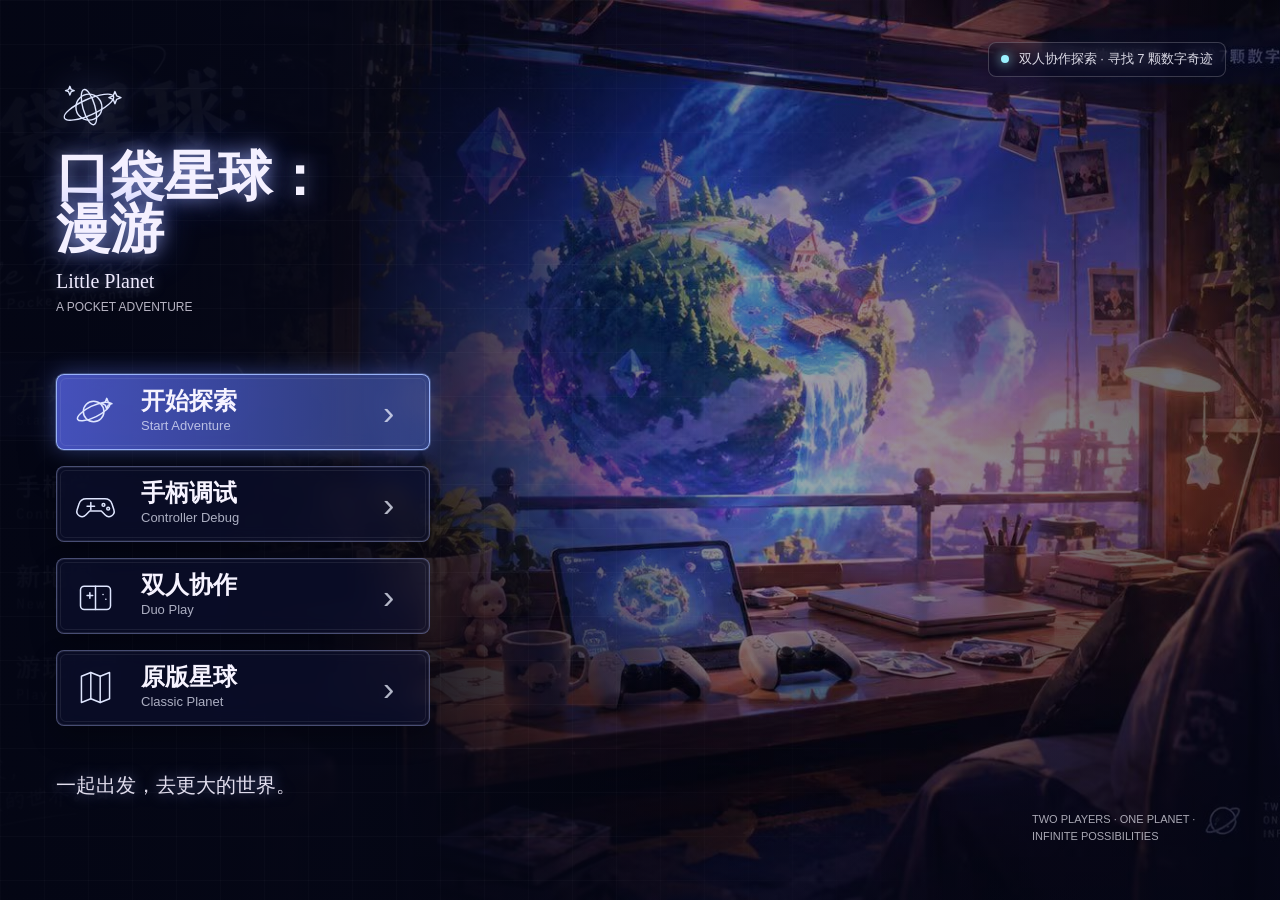
<file: web/index.html>
<!doctype html>
<html lang="zh-CN">
  <head>
    <meta charset="UTF-8" />
    <meta name="viewport" content="width=device-width, initial-scale=1.0, viewport-fit=cover" />
    <meta name="theme-color" content="#070b1d" />
    <meta name="description" content="口袋星球合并版主菜单：进入探索游戏、手柄调试、双人模式与原版星球。" />
    <title>口袋星球：漫游 · 主菜单</title>
    <style>
      * {
        box-sizing: border-box;
      }

      html,
      body {
        margin: 0;
        min-height: 100%;
        background: #070b1d;
        color: #f4f0ff;
        font-family: -apple-system, BlinkMacSystemFont, "PingFang SC", "Microsoft YaHei", "Segoe UI", sans-serif;
      }

      body {
        overflow: hidden;
      }

      .shell {
        position: relative;
        min-height: 100vh;
        min-height: 100svh;
        isolation: isolate;
      }

      .backdrop {
        position: fixed;
        inset: 0;
        z-index: -3;
        background-image: url("./assets/menu-background.jpg");
        background-size: cover;
        background-position: center;
        filter: saturate(1.06) contrast(1.04);
      }

      .shade {
        position: fixed;
        inset: 0;
        z-index: -2;
        background:
          linear-gradient(90deg, rgba(4, 6, 20, 0.96) 0%, rgba(5, 7, 22, 0.9) 28%, rgba(5, 7, 22, 0.18) 58%, rgba(5, 7, 22, 0.52) 100%),
          linear-gradient(180deg, rgba(4, 6, 20, 0.34), rgba(4, 6, 20, 0.18) 54%, rgba(4, 6, 20, 0.72));
      }

      .grain {
        position: fixed;
        inset: 0;
        z-index: -1;
        pointer-events: none;
        background-image:
          linear-gradient(rgba(255, 255, 255, 0.025) 1px, transparent 1px),
          linear-gradient(90deg, rgba(255, 255, 255, 0.018) 1px, transparent 1px);
        background-size: 44px 44px;
        mask-image: linear-gradient(90deg, #000 0%, #000 46%, transparent 80%);
      }

      .menu {
        width: min(430px, calc(100vw - 40px));
        min-height: 100vh;
        min-height: 100svh;
        display: flex;
        flex-direction: column;
        justify-content: center;
        padding: 42px 0 42px 56px;
      }

      .brand {
        margin-bottom: 44px;
      }

      .brand-mark {
        width: 78px;
        height: 56px;
        margin-bottom: 10px;
        color: #dfe6ff;
        filter: drop-shadow(0 0 18px rgba(150, 170, 255, 0.62));
      }

      .brand-mark * {
        fill: none;
        stroke: currentColor;
        stroke-width: 1.6;
        stroke-linecap: round;
        stroke-linejoin: round;
      }

      h1 {
        margin: 0;
        max-width: 320px;
        font-size: 54px;
        line-height: 0.98;
        font-weight: 800;
        letter-spacing: 0;
        text-shadow: 0 0 18px rgba(173, 184, 255, 0.72), 0 0 38px rgba(84, 112, 255, 0.42);
      }

      .subtitle {
        margin: 14px 0 0;
        font-size: 20px;
        line-height: 1.25;
        color: #f0ecff;
        font-family: "Segoe Print", "Comic Sans MS", "PingFang SC", cursive;
        text-shadow: 0 0 12px rgba(183, 198, 255, 0.54);
      }

      .kicker {
        margin-top: 4px;
        font-size: 12px;
        line-height: 1.6;
        text-transform: uppercase;
        color: rgba(244, 240, 255, 0.74);
        letter-spacing: 0;
      }

      .actions {
        display: grid;
        gap: 16px;
        width: 100%;
      }

      .menu-button {
        position: relative;
        min-height: 76px;
        display: grid;
        grid-template-columns: 54px 1fr 28px;
        align-items: center;
        gap: 14px;
        padding: 11px 18px 11px 16px;
        border: 1px solid rgba(187, 194, 255, 0.36);
        border-radius: 8px;
        background: rgba(14, 18, 55, 0.5);
        color: #f6f3ff;
        text-decoration: none;
        box-shadow: inset 0 0 0 1px rgba(255, 255, 255, 0.08), 0 12px 26px rgba(0, 0, 0, 0.26);
        backdrop-filter: blur(10px);
        -webkit-backdrop-filter: blur(10px);
        transition: transform 150ms ease, border-color 150ms ease, background 150ms ease, box-shadow 150ms ease;
      }

      .menu-button::before {
        content: "";
        position: absolute;
        inset: 3px;
        border: 1px solid rgba(255, 255, 255, 0.08);
        border-radius: 6px;
        pointer-events: none;
      }

      .menu-button.primary,
      .menu-button:focus-visible {
        border-color: rgba(162, 187, 255, 0.92);
        background: linear-gradient(90deg, rgba(80, 93, 214, 0.86), rgba(69, 93, 182, 0.58));
        box-shadow: 0 0 0 1px rgba(160, 190, 255, 0.24), 0 0 22px rgba(103, 132, 255, 0.42), 0 16px 36px rgba(0, 0, 0, 0.34);
        outline: none;
      }

      .menu-button:hover {
        transform: translateX(4px);
        border-color: rgba(225, 231, 255, 0.88);
        background: rgba(44, 53, 130, 0.74);
      }

      .menu-button svg {
        width: 45px;
        height: 45px;
        color: #dfe6ff;
        stroke: currentColor;
        stroke-width: 1.6;
        stroke-linecap: round;
        stroke-linejoin: round;
        fill: none;
      }

      .label {
        min-width: 0;
      }

      .label strong {
        display: block;
        font-size: 24px;
        line-height: 1.12;
        font-weight: 760;
        letter-spacing: 0;
        overflow-wrap: anywhere;
      }

      .label span {
        display: block;
        margin-top: 3px;
        color: rgba(235, 238, 255, 0.72);
        font-size: 13px;
        line-height: 1.25;
        letter-spacing: 0;
      }

      .arrow {
        font-size: 34px;
        line-height: 1;
        color: rgba(238, 241, 255, 0.74);
      }

      .tagline {
        margin-top: 44px;
        max-width: 260px;
        font-size: 20px;
        line-height: 1.55;
        color: rgba(244, 240, 255, 0.92);
        text-shadow: 0 0 14px rgba(157, 173, 255, 0.5);
      }

      .status {
        position: fixed;
        right: 54px;
        top: 42px;
        display: flex;
        align-items: center;
        gap: 10px;
        padding: 8px 12px;
        border: 1px solid rgba(255, 255, 255, 0.2);
        border-radius: 8px;
        color: rgba(246, 245, 255, 0.88);
        background: rgba(9, 13, 36, 0.28);
        backdrop-filter: blur(8px);
        -webkit-backdrop-filter: blur(8px);
        font-size: 13px;
        line-height: 1.3;
      }

      .status i {
        width: 8px;
        height: 8px;
        border-radius: 50%;
        background: #9af1ff;
        box-shadow: 0 0 12px #9af1ff;
      }

      .footer-note {
        position: fixed;
        right: 58px;
        bottom: 44px;
        max-width: 190px;
        color: rgba(246, 245, 255, 0.68);
        font-size: 11px;
        line-height: 1.55;
        text-transform: uppercase;
        letter-spacing: 0;
      }

      @media (max-width: 760px) {
        body {
          overflow: auto;
        }

        .shade {
          background:
            linear-gradient(180deg, rgba(4, 6, 20, 0.92) 0%, rgba(4, 6, 20, 0.78) 45%, rgba(4, 6, 20, 0.68) 100%),
            linear-gradient(90deg, rgba(4, 6, 20, 0.86), rgba(4, 6, 20, 0.28));
        }

        .grain {
          mask-image: none;
        }

        .menu {
          width: 100%;
          min-height: 100vh;
          padding: 34px 20px 40px;
          justify-content: flex-start;
        }

        .actions {
          width: 100%;
          max-width: calc(100vw - 40px);
        }

        .brand {
          margin-bottom: 28px;
        }

        .brand-mark {
          width: 62px;
          height: 46px;
        }

        h1 {
          max-width: 340px;
          font-size: 38px;
          line-height: 1.08;
        }

        .subtitle {
          font-size: 17px;
        }

        .menu-button {
          width: 100%;
          max-width: calc(100vw - 40px);
          min-width: 0;
          min-height: 70px;
          grid-template-columns: 46px 1fr 22px;
          gap: 12px;
          padding: 10px 14px;
        }

        .menu-button:hover {
          transform: none;
        }

        .menu-button.primary,
        .menu-button:focus-visible {
          box-shadow: inset 0 0 0 1px rgba(255, 255, 255, 0.08), 0 10px 24px rgba(0, 0, 0, 0.34);
        }

        .menu-button svg {
          width: 38px;
          height: 38px;
        }

        .label strong {
          font-size: 21px;
        }

        .status,
        .footer-note {
          position: static;
          margin-top: 24px;
          max-width: none;
          width: fit-content;
        }

        .footer-note {
          margin-top: 18px;
        }

        .tagline {
          margin-top: 30px;
          font-size: 18px;
        }
      }
    </style>
  </head>
  <body>
    <main class="shell">
      <div class="backdrop" aria-hidden="true"></div>
      <div class="shade" aria-hidden="true"></div>
      <div class="grain" aria-hidden="true"></div>

      <aside class="menu" aria-label="主菜单">
        <section class="brand">
          <svg class="brand-mark" viewBox="0 0 90 64" aria-hidden="true">
            <circle cx="38" cy="31" r="15"></circle>
            <ellipse cx="38" cy="31" rx="31" ry="9" transform="rotate(-24 38 31)"></ellipse>
            <ellipse cx="38" cy="31" rx="7" ry="21" transform="rotate(-16 38 31)"></ellipse>
            <path d="M68 13l2 5 5 2-5 2-2 5-2-5-5-2 5-2 2-5Z"></path>
            <path d="M16 7l1.5 3.8L21 12l-3.5 1.2L16 17l-1.5-3.8L11 12l3.5-1.2L16 7Z"></path>
          </svg>
          <h1>口袋星球：漫游</h1>
          <p class="subtitle">Little Planet</p>
          <p class="kicker">A Pocket Adventure</p>
        </section>

        <nav class="actions" aria-label="菜单选项">
          <a class="menu-button primary" href="./game.html?planet=cyber">
            <svg viewBox="0 0 48 48" aria-hidden="true">
              <circle cx="22" cy="24" r="11"></circle>
              <ellipse cx="22" cy="24" rx="19" ry="6" transform="rotate(-26 22 24)"></ellipse>
              <path d="M36 10l1.6 4 4 1.6-4 1.6-1.6 4-1.6-4-4-1.6 4-1.6 1.6-4Z"></path>
            </svg>
            <span class="label">
              <strong>开始探索</strong>
              <span>Start Adventure</span>
            </span>
            <span class="arrow" aria-hidden="true">›</span>
          </a>

          <a class="menu-button" href="./controller-debug/index.html">
            <svg viewBox="0 0 48 48" aria-hidden="true">
              <path d="M14 19h20a8 8 0 0 1 7.6 5.5l2 6.2a5.5 5.5 0 0 1-9.2 5.5l-4.2-4.2H17.8l-4.2 4.2a5.5 5.5 0 0 1-9.2-5.5l2-6.2A8 8 0 0 1 14 19Z"></path>
              <path d="M15 27h8M19 23v8"></path>
              <circle cx="32.5" cy="25.5" r="1.5"></circle>
              <circle cx="37.5" cy="29.5" r="1.5"></circle>
            </svg>
            <span class="label">
              <strong>手柄调试</strong>
              <span>Controller Debug</span>
            </span>
            <span class="arrow" aria-hidden="true">›</span>
          </a>

          <a class="menu-button" href="./duo.html?planet=cyber">
            <svg viewBox="0 0 48 48" aria-hidden="true">
              <path d="M12 14h24a4 4 0 0 1 4 4v17a4 4 0 0 1-4 4H12a4 4 0 0 1-4-4V18a4 4 0 0 1 4-4Z"></path>
              <path d="M24 14v25M15 24h6M18 21v6M32 23h.1M35 28h.1"></path>
            </svg>
            <span class="label">
              <strong>双人协作</strong>
              <span>Duo Play</span>
            </span>
            <span class="arrow" aria-hidden="true">›</span>
          </a>

          <a class="menu-button" href="./game.html">
            <svg viewBox="0 0 48 48" aria-hidden="true">
              <path d="M9 12l10-4 10 4 10-4v28l-10 4-10-4-10 4V12Z"></path>
              <path d="M19 8v28M29 12v28"></path>
            </svg>
            <span class="label">
              <strong>原版星球</strong>
              <span>Classic Planet</span>
            </span>
            <span class="arrow" aria-hidden="true">›</span>
          </a>
        </nav>

        <p class="tagline">一起出发，去更大的世界。</p>
      </aside>

      <div class="status" aria-label="当前模式"><i aria-hidden="true"></i><span>双人协作探索 · 寻找 7 颗数字奇迹</span></div>
      <p class="footer-note">Two players · One planet · Infinite possibilities</p>
    </main>

    <script>
      const buttons = Array.from(document.querySelectorAll(".menu-button"));
      let index = 0;

      function focusButton(nextIndex) {
        index = (nextIndex + buttons.length) % buttons.length;
        buttons[index].focus();
      }

      window.addEventListener("keydown", (event) => {
        if (event.key === "ArrowDown" || event.key === "s" || event.key === "S") {
          event.preventDefault();
          focusButton(index + 1);
        }
        if (event.key === "ArrowUp" || event.key === "w" || event.key === "W") {
          event.preventDefault();
          focusButton(index - 1);
        }
      });

      let previousPadState = { up: false, down: false, confirm: false };
      function pollGamepad() {
        const pad = navigator.getGamepads ? Array.from(navigator.getGamepads()).find(Boolean) : null;
        if (pad) {
          const up = pad.buttons[12]?.pressed || pad.axes[1] < -0.55;
          const down = pad.buttons[13]?.pressed || pad.axes[1] > 0.55;
          const confirm = pad.buttons[0]?.pressed || pad.buttons[1]?.pressed;

          if (up && !previousPadState.up) focusButton(index - 1);
          if (down && !previousPadState.down) focusButton(index + 1);
          if (confirm && !previousPadState.confirm) buttons[index].click();

          previousPadState = { up, down, confirm };
        }
        requestAnimationFrame(pollGamepad);
      }
      requestAnimationFrame(pollGamepad);
    </script>
  </body>
</html>
</file>
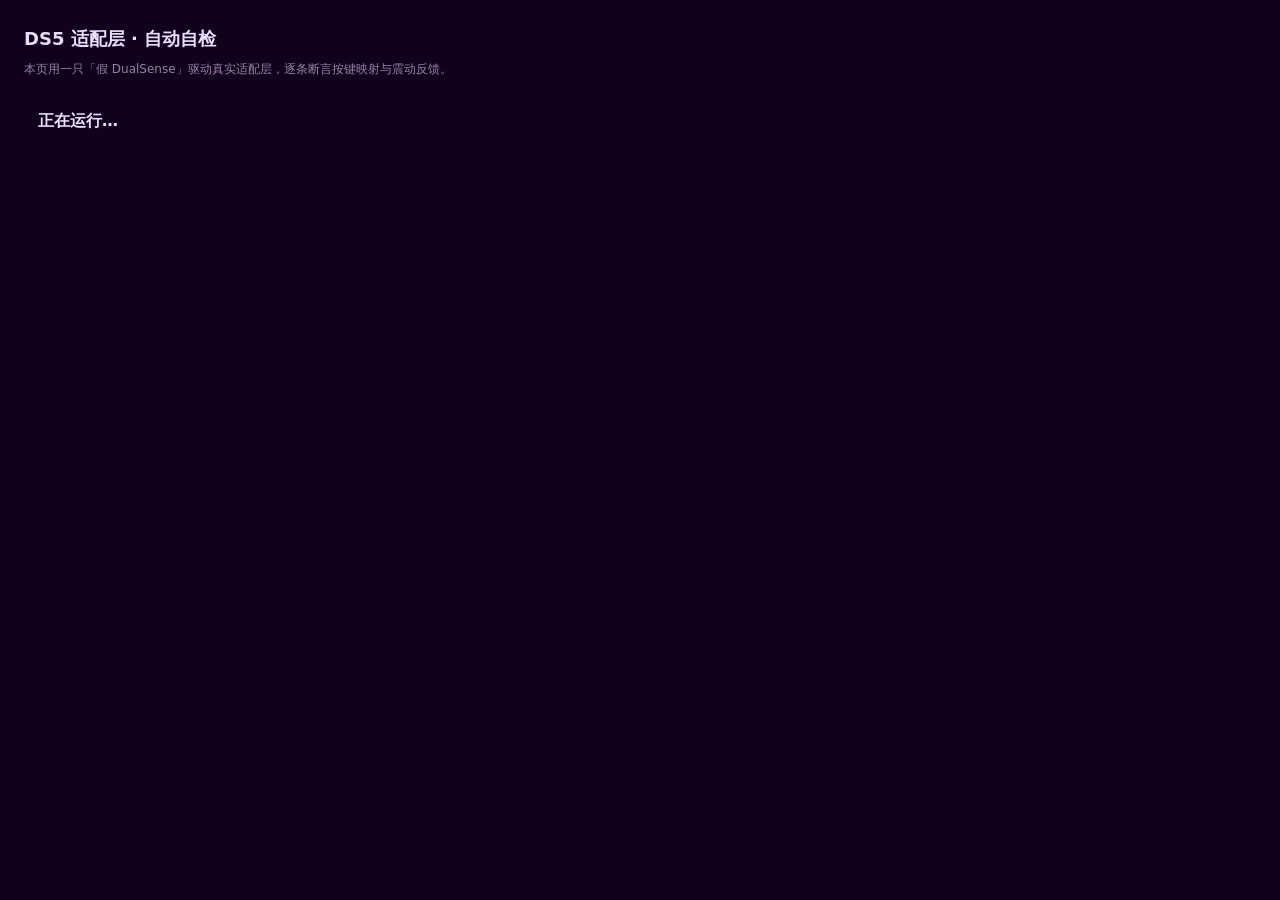
<file: bridge/ds5-selftest.html>
<!doctype html>
<html lang="zh-CN">
<head>
<meta charset="UTF-8" />
<title>DS5 适配层 · 自检</title>
<style>
  body { margin:0; padding:24px; background:#12001c; color:#e8dcff;
         font:14px/1.7 -apple-system,"PingFang SC",system-ui,sans-serif; }
  h1 { font-size:18px; margin:0 0 4px; }
  .sub { opacity:.6; font-size:12px; margin-bottom:18px; }
  #summary { font-size:16px; font-weight:600; padding:10px 14px; border-radius:10px;
             margin-bottom:16px; display:inline-block; }
  .pass { background:rgba(29,158,117,.22); border:1px solid rgba(29,158,117,.6); }
  .fail { background:rgba(214,48,90,.22); border:1px solid rgba(214,48,90,.6); }
  li { list-style:none; padding:4px 0; border-bottom:1px solid rgba(255,255,255,.07); }
  .ok { color:#7df0b0; } .no { color:#ff8fa8; }
  code { opacity:.6; font-size:12px; }
  #probe { opacity:0; pointer-events:none; position:fixed; left:-9999px; }
</style>
<script>
  /* lp-controller 的内置手柄轮询必须关闭，由 ds5-adapter 独占 */
  window.LPControllerConfig = { enableGamepad: false, enableWs: false, hud: false, telemetry: false };
</script>
</head>
<body>
<h1>DS5 适配层 · 自动自检</h1>
<div class="sub">本页用一只「假 DualSense」驱动真实适配层，逐条断言按键映射与震动反馈。</div>
<div id="summary">正在运行…</div>
<ol id="log"></ol>

<!-- 供事件观察器使用的探针节点 -->
<div id="probe">
  <button id="home-camera">camera</button>
  <div id="toast"></div>
  <b id="collected-count">0</b>
  <h1 id="region-name">Clover Fields</h1>
  <button id="view-toggle"><span>近距离</span></button>
  <button id="interaction" hidden>E</button>
  <dialog id="probe-dialog"><button class="dialog-close">×</button></dialog>
</div>

<script src="./lp-controller.js"></script>
<script>
/* ============================================================
 * 1. 假 DualSense
 * ============================================================ */
function makePad() {
  var buttons = [];
  for (var i = 0; i < 18; i++) buttons.push({ pressed: false, value: 0 });
  var rumbleCalls = [];
  return {
    id: "DualSense Wireless Controller (STANDARD GAMEPAD Vendor: 054c Product: 0ce6)",
    index: 0,
    connected: true,
    mapping: "standard",
    axes: [0, 0, 0, 0],
    buttons: buttons,
    timestamp: 0,
    rumbleCalls: rumbleCalls,
    vibrationActuator: {
      type: "dual-rumble",
      playEffect: function (type, params) {
        rumbleCalls.push({ type: type, params: params || {} });
        return Promise.resolve("complete");
      },
      reset: function () { return Promise.resolve(); }
    }
  };
}

var pad = makePad();
window.__pad = pad;

/* 配置在适配层加载前写入 */
window.DS5Config = {
  padProvider: function () { return [pad]; },
  hud: false,
  keycard: false,
  eventFeedback: true,
  debug: false
};

/* 记录 lp-controller 被调用的 API 与真实键盘事件 */
var calls = [];
var keyLog = [];

window.addEventListener("keydown", function (e) { keyLog.push("down:" + e.code); }, true);
window.addEventListener("keyup", function (e) { keyLog.push("up:" + e.code); }, true);

["move", "look", "zoomRate", "tap", "hold", "pressKey", "releaseKey"].forEach(function (n) {
  var orig = window.LPController[n];
  window.LPController[n] = function () {
    calls.push(n + "(" + Array.prototype.join.call(arguments, ",") + ")");
    return orig.apply(null, arguments);
  };
});

var cameraClicks = 0;
document.getElementById("home-camera").addEventListener("click", function () { cameraClicks++; });

var dialogCloseClicks = 0;
document.getElementById("probe-dialog")
  .querySelector(".dialog-close")
  .addEventListener("click", function () { dialogCloseClicks++; });
</script>
<script src="./ds5-adapter.js"></script>
<script>
/* ============================================================
 * 2. 断言工具
 * ============================================================ */
var results = [];

function check(name, ok, extra) {
  results.push({ name: name, ok: !!ok, extra: extra == null ? "" : String(extra) });
}

function sleep(ms) { return new Promise(function (r) { setTimeout(r, ms); }); }

function callsSince(from) { return calls.slice(from); }
function keySince(from) { return keyLog.slice(from); }

function hasCall(list, prefix) {
  for (var i = 0; i < list.length; i++) if (list[i].indexOf(prefix) === 0) return true;
  return false;
}
function hasKey(list, entry) {
  for (var i = 0; i < list.length; i++) if (list[i] === entry) return true;
  return false;
}
function rumbleSince(from) { return pad.rumbleCalls.slice(from); }
function hasDuration(list, ms) {
  for (var i = 0; i < list.length; i++) if (list[i].params.duration === ms) return true;
  return false;
}
function press(idx, value) {
  pad.buttons[idx].pressed = true;
  pad.buttons[idx].value = typeof value === "number" ? value : 1;
}
function release(idx) {
  pad.buttons[idx].pressed = false;
  pad.buttons[idx].value = 0;
}

/* ============================================================
 * 3. 测试序列
 * ============================================================ */
async function run() {
  await sleep(250);

  /* --- 0. 接入识别 --- */
  var st = window.DS5.status();
  check("识别为 DualSense", st.pad && st.pad.kind === "DualSense", st.pad ? st.pad.id.slice(0, 46) : "无手柄");
  check("震动能力已探测", st.rumbleSupported === true, "rumbleSupported=" + st.rumbleSupported);
  var boots = rumbleSince(0);
  check("接入时给出连接震动", boots.length >= 1, boots.length + " 次震动调用");

  /* --- 1. 空闲时不写入移动，避免抢键盘 --- */
  var c0 = calls.length;
  await sleep(220);
  check("空闲时不干扰键盘/后端", !hasCall(callsSince(c0), "move("), "move 调用 " + callsSince(c0).length + " 次");

  /* --- 2. 左摇杆前进 --- */
  var c1 = calls.length, k1 = keyLog.length;
  pad.axes[1] = -1;
  await sleep(220);
  var l1 = callsSince(c1), kl1 = keySince(k1);
  check("左摇杆 -> move(0,-1)", hasCall(l1, "move(0,-1"), l1.join(" | ").slice(0, 70));
  check("左摇杆 -> 合成 KeyW 按下", hasKey(kl1, "down:KeyW"), "键盘事件 " + kl1.length + " 条");

  /* --- 3. 回中释放 --- */
  var c2 = calls.length, k2 = keyLog.length;
  pad.axes[1] = 0;
  await sleep(220);
  var l2 = callsSince(c2), kl2 = keySince(k2);
  check("回中 -> move(0,0)", hasCall(l2, "move(0,0)"), l2.join(" | ").slice(0, 70));
  check("回中 -> KeyW 抬起", hasKey(kl2, "up:KeyW"), "键盘事件 " + kl2.length + " 条");

  /* --- 4. 右摇杆视角 --- */
  var c3 = calls.length;
  pad.axes[2] = 0.8;
  await sleep(220);
  check("右摇杆 -> look", hasCall(callsSince(c3), "look("), callsSince(c3).join(" | ").slice(0, 70));
  pad.axes[2] = 0;
  await sleep(200);

  /* --- 5. × 跳跃 --- */
  var c4 = calls.length, k4 = keyLog.length, r4 = pad.rumbleCalls.length;
  press(0);
  await sleep(200);
  check("× -> tap(jump)", hasCall(callsSince(c4), "tap(jump)"), callsSince(c4).join(" | ").slice(0, 70));
  check("× -> 合成 Space", hasKey(keySince(k4), "down:Space"), "");
  check("× -> 触觉反馈", rumbleSince(r4).length >= 1, rumbleSince(r4).length + " 次");
  release(0);
  await sleep(160);

  /* --- 6. □ 互动 --- */
  var c5 = calls.length;
  press(2);
  await sleep(200);
  check("□ -> tap(interact)", hasCall(callsSince(c5), "tap(interact)"), callsSince(c5).join(" | ").slice(0, 70));
  release(2);
  await sleep(160);

  /* --- 7. △ 换视角 与 ○ 取消 --- */
  var c6 = calls.length;
  press(3);
  await sleep(180);
  check("△ -> tap(view)", hasCall(callsSince(c6), "tap(view)"), "");
  release(3);
  await sleep(140);
  var c7 = calls.length;
  press(1);
  await sleep(180);
  check("○ -> tap(cancel)", hasCall(callsSince(c7), "tap(cancel)"), "");
  release(1);
  await sleep(140);

  /* --- 8. Options / Create --- */
  var c8 = calls.length;
  press(9);
  await sleep(180);
  check("Options -> tap(journal)", hasCall(callsSince(c8), "tap(journal)"), "");
  release(9);
  await sleep(140);
  var c9 = calls.length;
  press(8);
  await sleep(180);
  check("Create -> tap(help)", hasCall(callsSince(c9), "tap(help)"), "");
  release(8);
  await sleep(140);

  /* --- 9. L2 奔跑（模拟量） --- */
  var c10 = calls.length, k10 = keyLog.length;
  press(6, 1);
  await sleep(220);
  check("L2 -> hold(run,true)", hasCall(callsSince(c10), "hold(run,true)"), callsSince(c10).join(" | ").slice(0, 70));
  check("L2 -> 合成 Shift 按住", hasKey(keySince(k10), "down:ShiftLeft"), "");
  var c11 = calls.length, k11 = keyLog.length;
  release(6);
  await sleep(220);
  check("L2 松开 -> hold(run,false)", hasCall(callsSince(c11), "hold(run,false)"), "");
  check("L2 松开 -> Shift 抬起", hasKey(keySince(k11), "up:ShiftLeft"), "");

  /* --- 10. 扳机阈值：轻按不触发 --- */
  var c12 = calls.length;
  press(6, 0.2);
  await sleep(200);
  check("L2 轻按(0.2)不触发奔跑", !hasCall(callsSince(c12), "hold(run,true)"), callsSince(c12).join(" | ").slice(0, 60));
  release(6);
  await sleep(160);

  /* --- 11. R2 / R1 / L1 缩放 --- */
  var c13 = calls.length;
  press(7, 1);
  await sleep(200);
  check("R2 -> 拉近", hasCall(callsSince(c13), "zoomRate(1.2"), callsSince(c13).join(" | ").slice(0, 70));
  var c14 = calls.length;
  release(7);
  await sleep(200);
  check("R2 松开 -> 停止缩放", hasCall(callsSince(c14), "zoomRate(0)"), callsSince(c14).join(" | ").slice(0, 70));

  var c15 = calls.length;
  press(5);
  await sleep(200);
  check("R1 -> 拉近", hasCall(callsSince(c15), "zoomRate(1.2"), "");
  release(5);
  await sleep(160);

  var c16 = calls.length;
  press(4);
  await sleep(200);
  check("L1 -> 拉远", hasCall(callsSince(c16), "zoomRate(-1.2"), "");
  release(4);
  await sleep(160);

  /* --- 12. 十字键 --- */
  var c17 = calls.length;
  press(15);
  await sleep(200);
  check("十字键右 -> move(1,0)", hasCall(callsSince(c17), "move(1,0)"), callsSince(c17).join(" | ").slice(0, 70));
  release(15);
  await sleep(180);

  /* --- 13. 触摸板 / L3 / R3 --- */
  var before = cameraClicks;
  press(17);
  await sleep(200);
  check("触摸板 -> 镜头回正", cameraClicks === before + 1, "点击 " + (cameraClicks - before) + " 次");
  release(17);
  await sleep(160);

  var c18 = calls.length;
  press(10);
  await sleep(180);
  check("L3 -> tap(home)", hasCall(callsSince(c18), "tap(home)"), "");
  release(10);
  await sleep(140);

  var c19 = calls.length;
  press(11);
  await sleep(180);
  check("R3 -> tap(cancel)", hasCall(callsSince(c19), "tap(cancel)"), "");
  release(11);
  await sleep(140);

  /* --- 14. 取消动作必须真的关掉弹窗（浏览器默认行为无法由合成事件触发）--- */
  var dlg = document.getElementById("probe-dialog");
  dlg.show();
  var d0 = dialogCloseClicks;
  press(1);
  await sleep(200);
  check("○ -> 走弹窗自己的关闭按钮", dialogCloseClicks === d0 + 1, "点击 " + (dialogCloseClicks - d0) + " 次");
  check("○ -> 弹窗确实关闭", dlg.open === false, "open=" + dlg.open);
  release(1);
  await sleep(160);
  dlg.show();
  press(11);
  await sleep(200);
  check("R3 -> 弹窗确实关闭", dlg.open === false, "open=" + dlg.open);
  release(11);
  await sleep(160);

  /* --- 15. 游戏事件 -> 震动 --- */
  var r20 = pad.rumbleCalls.length;
  document.getElementById("collected-count").textContent = "1";
  await sleep(260);
  check("收集奇迹 -> 庆祝震动", hasDuration(rumbleSince(r20), 280), rumbleSince(r20).length + " 次");

  var r21 = pad.rumbleCalls.length;
  document.getElementById("interaction").hidden = false;
  await sleep(260);
  check("可互动提示 -> 轻震", hasDuration(rumbleSince(r21), 55), rumbleSince(r21).length + " 次");

  var r22 = pad.rumbleCalls.length;
  document.getElementById("region-name").textContent = "Industrial Oasis";
  await sleep(260);
  check("进入新区域 -> 氛围震动", hasDuration(rumbleSince(r22), 320), rumbleSince(r22).length + " 次");

  /* --- 16. 拔出与重插 --- */
  pad.connected = false;
  var c23 = calls.length, k23 = keyLog.length;
  pad.axes[1] = -1;
  await sleep(260);
  check("拔出后不再写入输入", !hasCall(callsSince(c23), "move("), callsSince(c23).join(" | ").slice(0, 60));
  pad.connected = true;
  pad.axes[1] = 0;
  await sleep(260);
  check("重新接入后恢复响应", window.DS5.status().pad !== null, "");

  /* --- 17. 总开关 --- */
  window.DS5.setRumble(false);
  var r24 = pad.rumbleCalls.length;
  window.DS5.rumble("pick");
  await sleep(120);
  check("可关闭震动", rumbleSince(r24).length === 0, "");
  window.DS5.setRumble(true);

  render();
}

/* ============================================================
 * 4. 输出结果
 * ============================================================ */
function render() {
  var passed = 0;
  var html = "";
  for (var i = 0; i < results.length; i++) {
    var r = results[i];
    if (r.ok) passed++;
    html += '<li><span class="' + (r.ok ? "ok" : "no") + '">' +
      (r.ok ? "✔" : "✘") + "</span> " + r.name +
      (r.extra ? ' <code>' + r.extra + "</code>" : "") + "</li>";
  }
  document.getElementById("log").innerHTML = html;

  var failed = results.length - passed;
  var box = document.getElementById("summary");
  box.textContent = (failed === 0 ? "全部通过 " : "存在失败 ") + passed + " / " + results.length;
  box.className = failed === 0 ? "pass" : "fail";
  document.title = (failed === 0 ? "PASS " : "FAIL ") + passed + "/" + results.length;
}

window.addEventListener("error", function (e) {
  check("页面出现脚本错误", false, (e.message || "") + " @" + (e.filename || "") + ":" + (e.lineno || 0));
  render();
});

run().catch(function (e) {
  check("测试序列异常", false, e && e.message);
  render();
});
</script>
</body>
</html>
</file>
